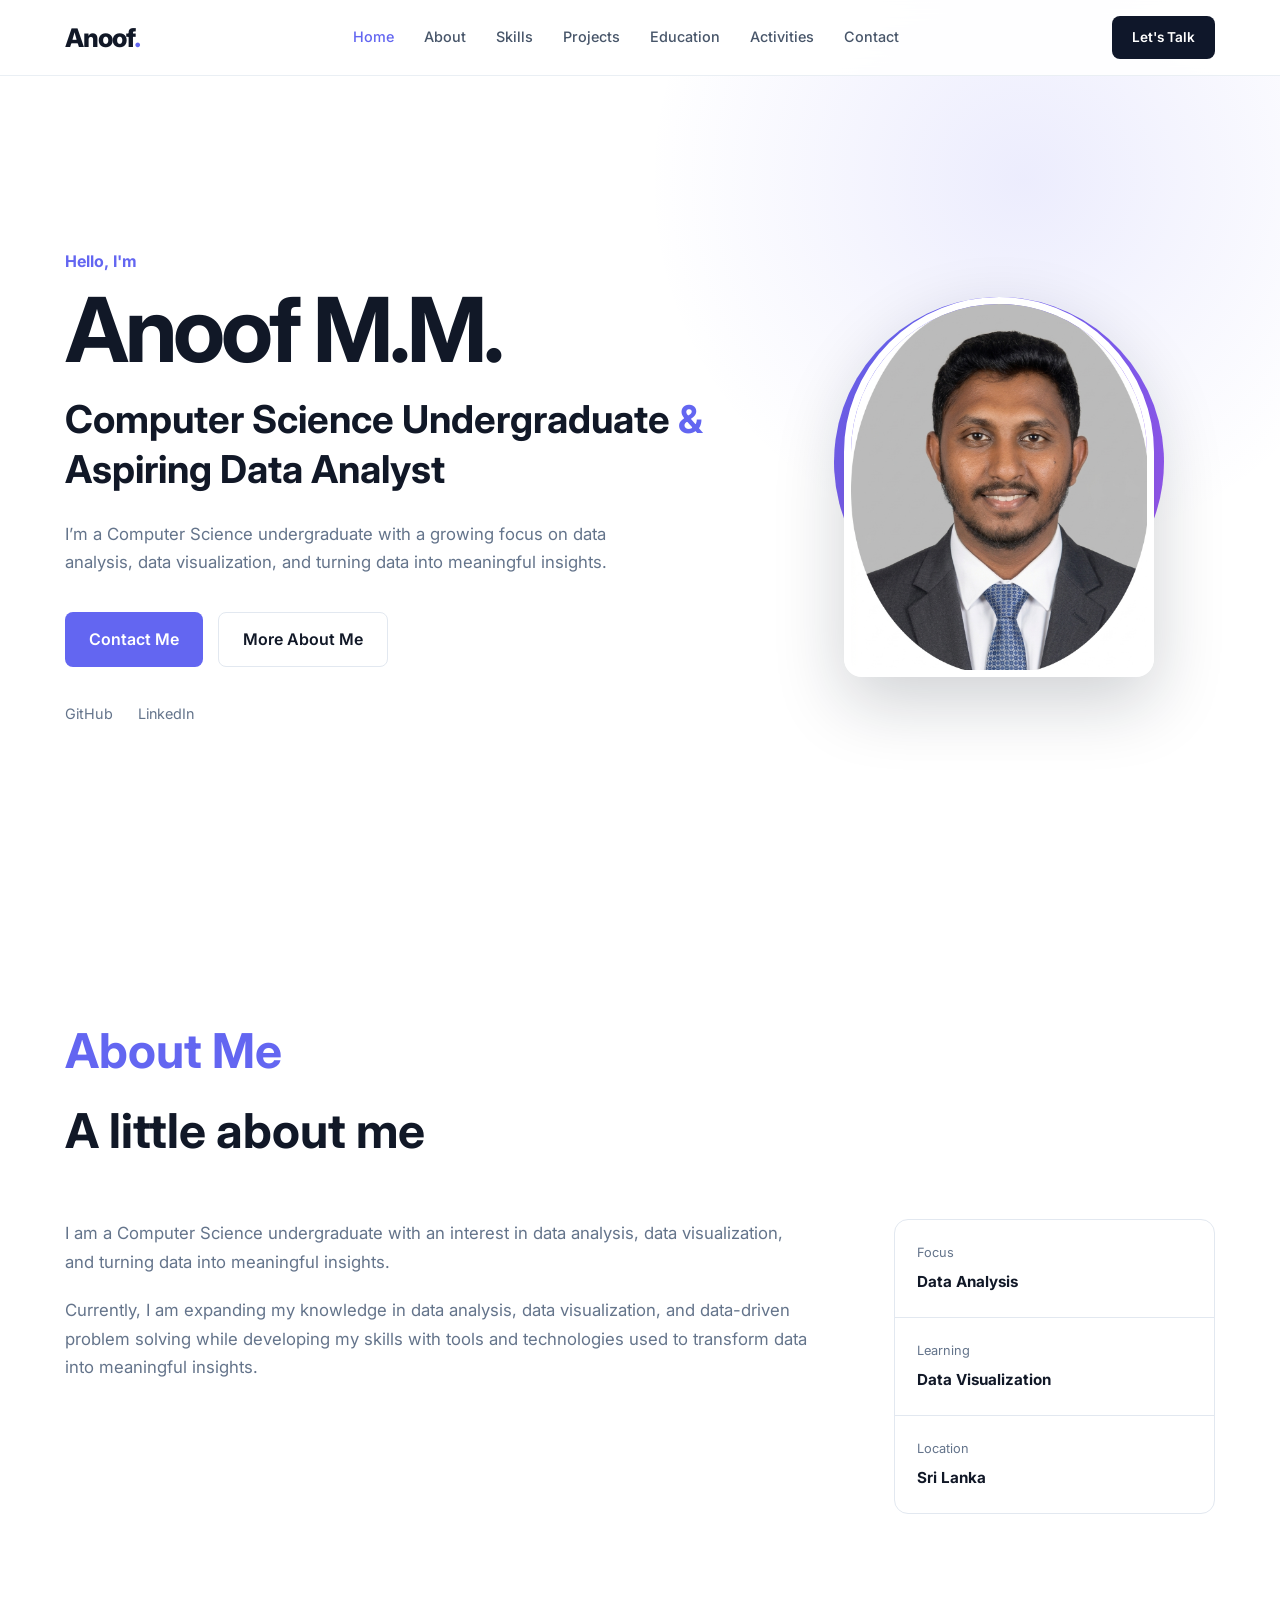
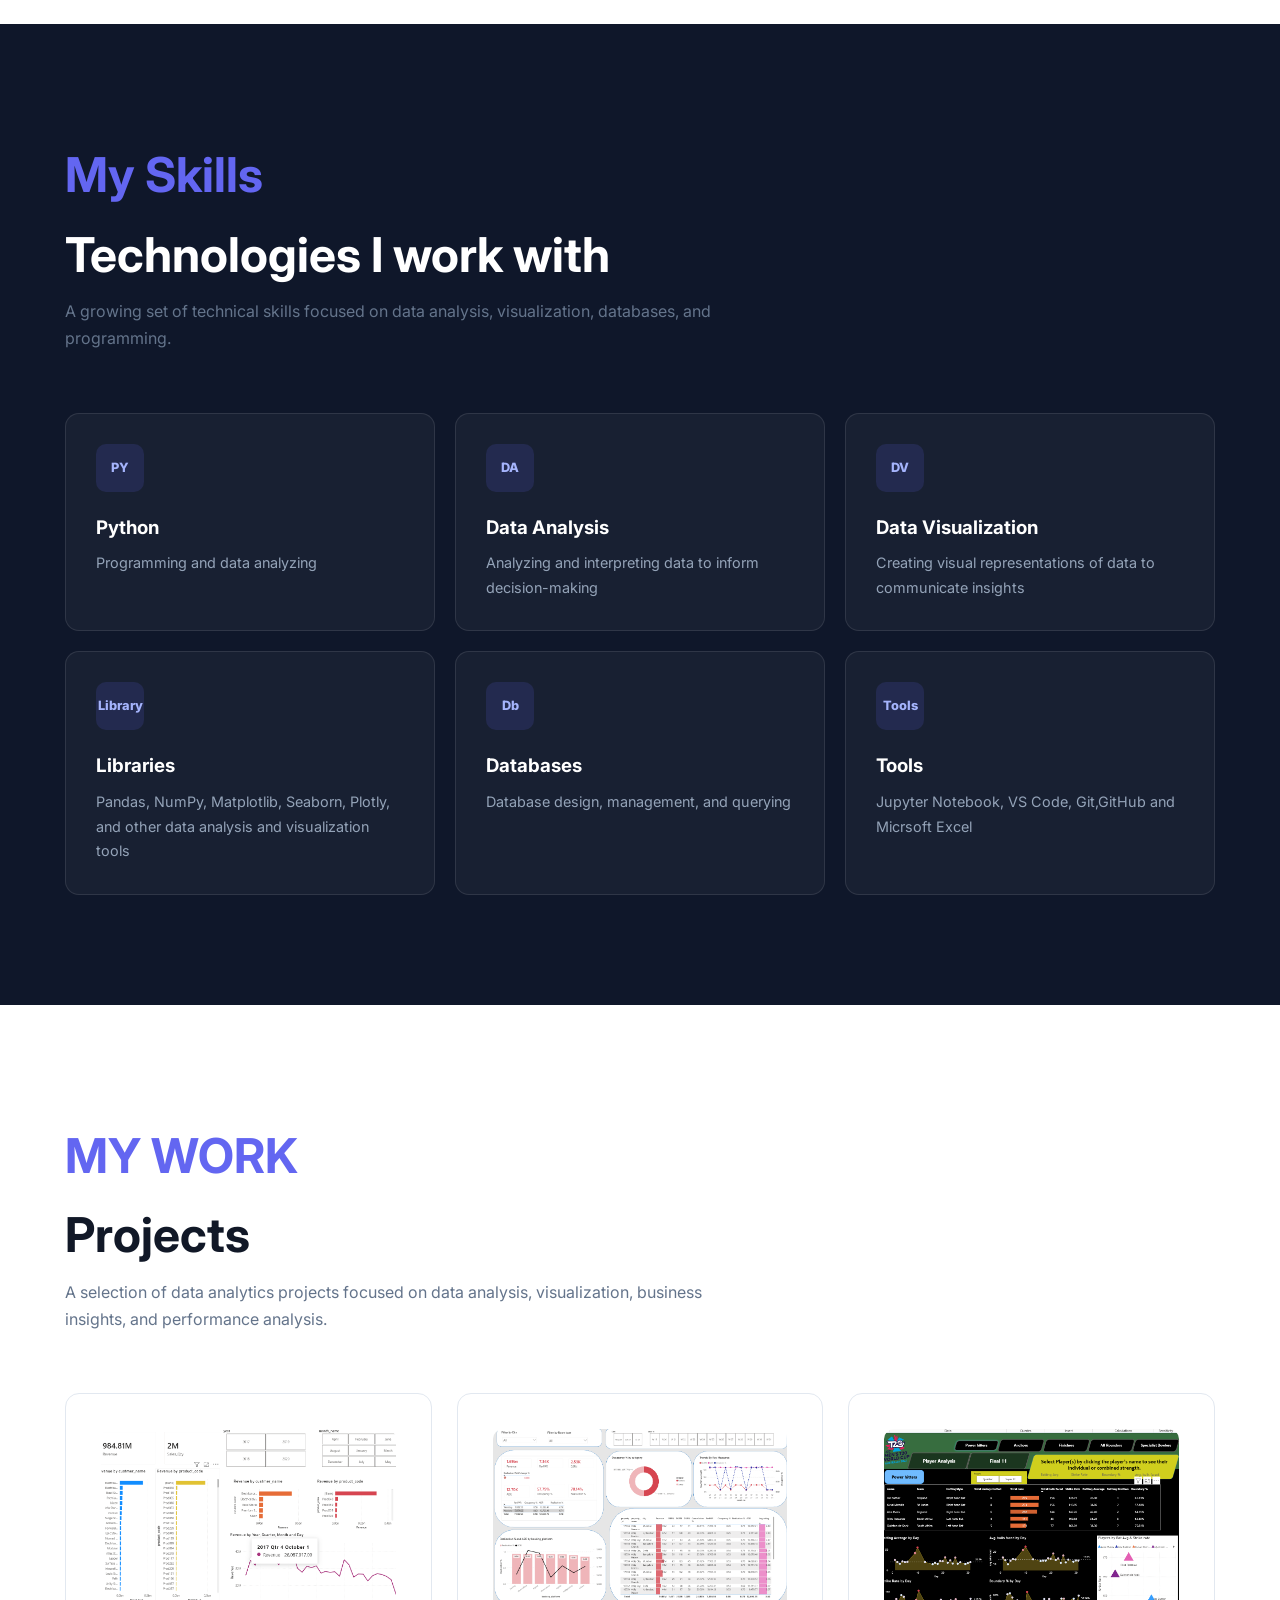
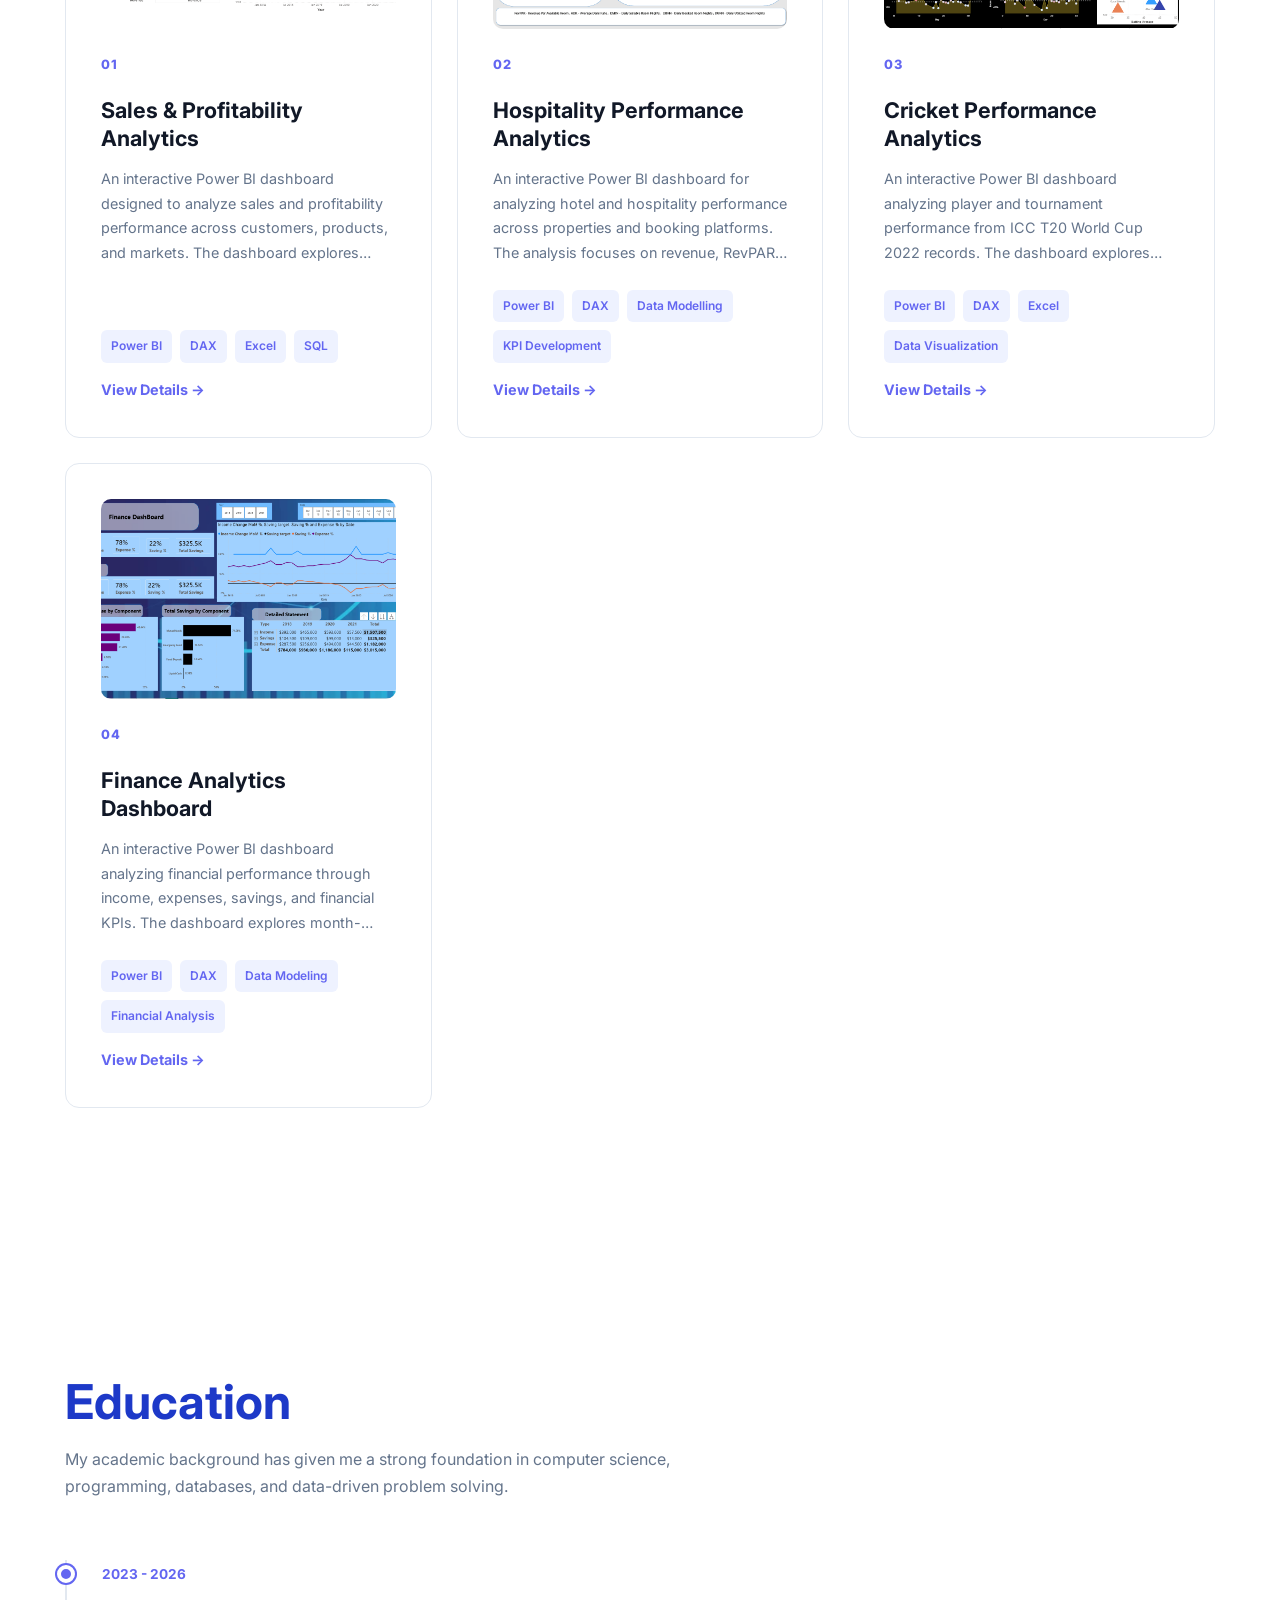
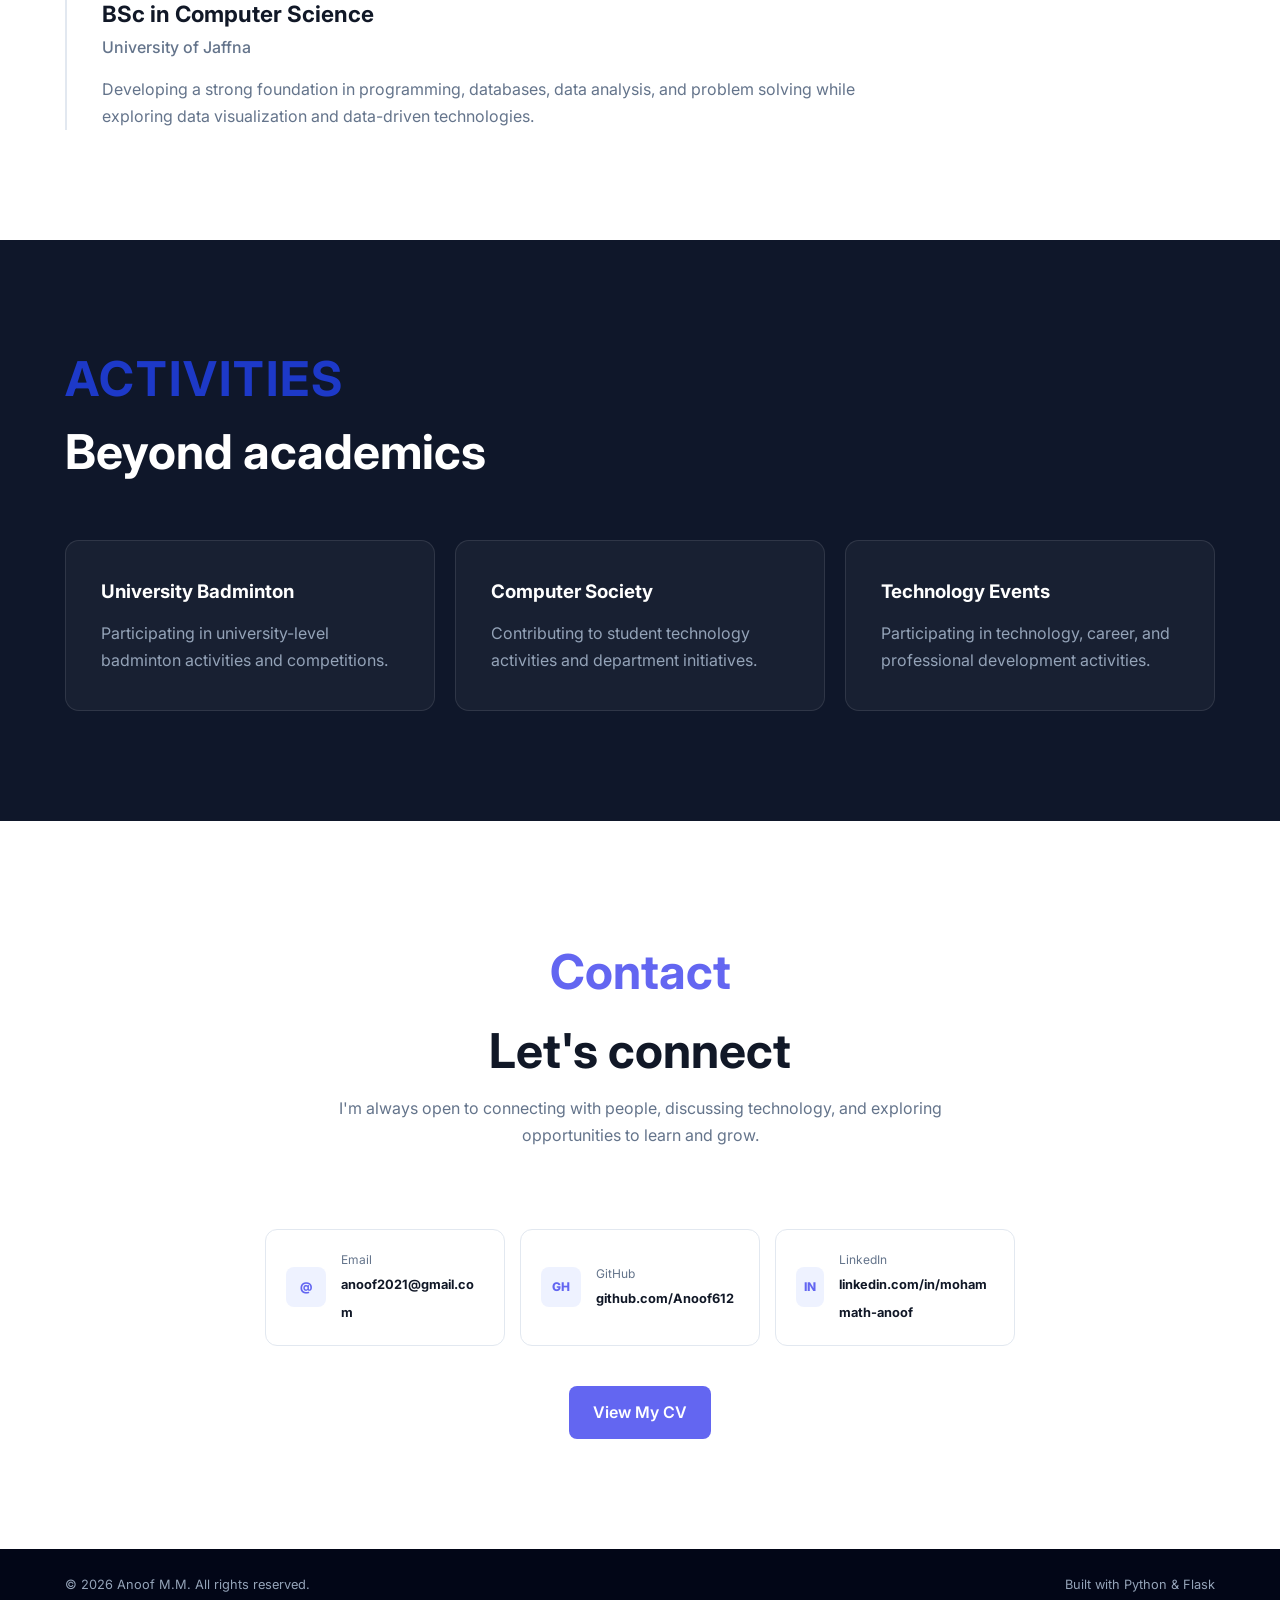
<file: index.html>
<!DOCTYPE html>
<html lang="en">

<head>
    <meta charset="UTF-8">

    <meta name="viewport"
          content="width=device-width, initial-scale=1.0">

    <meta name="description"
          content="Personal portfolio of Anoof M.M. - Computer Science student and aspiring software developer.">

    <title>Anoof M.M. | Computer Science Student</title>

    <link rel="stylesheet"
          href="static/css/style.css">

    <link rel="preconnect"
          href="https://fonts.googleapis.com">

    <link rel="preconnect"
          href="https://fonts.gstatic.com"
          crossorigin>

    <link href="https://fonts.googleapis.com/css2?family=Inter:wght@400;500;600;700;800&display=swap"
          rel="stylesheet">
</head>

<body>

    <!-- ================= NAVBAR ================= -->

    <header class="navbar">

        <div class="container nav-container">

            <a href="#home" class="logo">
                Anoof<span>.</span>
            </a>

            <nav class="nav-menu" id="navMenu">

                <a href="#home" class="nav-link active">
                    Home
                </a>

                <a href="#about" class="nav-link">
                    About
                </a>

                <a href="#skills" class="nav-link">
                    Skills
                </a>

                <a href="#projects" class="nav-link">
                    Projects
                </a>

                <a href="#education" class="nav-link">
                    Education
                </a>

                <a href="#activities" class="nav-link">
                    Activities
                </a>

                <a href="#contact" class="nav-link">
                    Contact
                </a>

            </nav>

            <a href="#contact" class="nav-button">
                Let's Talk
            </a>

            <button class="menu-toggle"
                    id="menuToggle"
                    aria-label="Toggle navigation">

                ☰

            </button>

        </div>

    </header>


    <!-- ================= HERO ================= -->

    <main>

        <section class="hero" id="home">

            <div class="container hero-container">

                <div class="hero-content">

                    <p class="hero-small-text">
                        Hello, I'm
                    </p>

                    <h1>
                        Anoof M.M.
                    </h1>

                    <h2>
                        Computer Science Undergraduate
                        <span>&</span>
                        Aspiring Data Analyst
                    </h2>

                    <p class="hero-description">
                        I’m a Computer Science undergraduate with a growing focus
                        on data analysis, data visualization, and turning data into
                        meaningful insights.
                    </p>

                    <div class="hero-buttons">

                        <a href="#contact"
                           class="btn btn-primary">
                            Contact Me
                        </a>

                        <a href="#about"
                           class="btn btn-secondary">
                            More About Me
                        </a>

                    </div>

                    <div class="social-links">

                        <a href="https://github.com/Anoof612"
                           target="_blank"
                           rel="noopener noreferrer">
                            GitHub
                        </a>

                        <a href="https://linkedin.com/in/mohammath-anoof"
                           target="_blank"
                           rel="noopener noreferrer">
                            LinkedIn
                        </a>

                    </div>

                </div>


                <div class="hero-image-container">

                    <div class="hero-image-background"></div>

                    <img src="static/images/profile.png"
                         alt="Anoof M.M."
                         class="profile-image">

                </div>

            </div>

        </section>


        <!-- ================= ABOUT ================= -->

        <section class="section" id="about">

            <div class="container">

                <div class="section-heading">

                    <p class="section-label section-title">
                        About Me
                    </p>

                    <h2>
                        A little about me
                    </h2>

                </div>


                <div class="about-content">

                    <div class="about-text">

                        <p>
                            I am a Computer Science undergraduate with an
                            interest in data analysis, data visualization, and
                            turning data into meaningful insights.
                        </p>

                

                        <p>
                            Currently, I am expanding my knowledge in data analysis, data visualization, 
                            and data-driven problem solving while developing my skills with tools and technologies used to 
                            transform data into meaningful insights.

                        </p>

                    </div>


                    <div class="about-card">

                        <div class="about-card-item">
                            <span>Focus</span>
                            <strong>Data Analysis</strong>
                        </div>

                        <div class="about-card-item">
                            <span>Learning</span>
                            <strong>Data Visualization</strong>
                        </div>

                        <div class="about-card-item">
                            <span>Location</span>
                            <strong>Sri Lanka</strong>
                        </div>

                    </div>

                </div>

            </div>

        </section>


        <!-- ================= SKILLS ================= -->

        <section class="section section-dark" id="skills">

            <div class="container">

                <div class="section-heading">

                    <p class="section-label section-title">
                        My Skills
                    </p>

                    <h2>
                        Technologies I work with
                    </h2>
                    <p>
                        A growing set of technical skills focused on data analysis, visualization, databases, and programming.
                    </p>

                </div>


                <div class="skills-grid">

                    <div class="skill-card">

                        <div class="skill-icon">
                            PY
                        </div>

                        <h3>
                            Python
                        </h3>

                        <p>
                            Programming and data analyzing
                        </p>

                    </div>


                    <div class="skill-card">

                        <div class="skill-icon">
                            DA
                        </div>

                        <h3>
                            Data Analysis
                        </h3>

                        <p>
                            Analyzing and interpreting data to inform decision-making
                        </p>

                    </div>


                    <div class="skill-card">

                        <div class="skill-icon">
                            DV
                        </div>

                        <h3>
                           Data Visualization
                        </h3>

                        <p>
                            Creating visual representations of data to communicate insights
                        </p>

                    </div>


                    <div class="skill-card">

                        <div class="skill-icon">
                            Library
                        </div>

                        <h3>
                            Libraries
                        </h3>

                        <p>
                            
                            Pandas, NumPy, Matplotlib, Seaborn, Plotly, and other data analysis and visualization tools
                        </p>

                    </div>


                    <div class="skill-card">

                        <div class="skill-icon">
                            Db
                        </div>

                        <h3>
                            Databases
                        </h3>

                        <p>
                            Database design, management, and querying
                        </p>

                    </div>


                    <div class="skill-card">

                        <div class="skill-icon">
                            Tools
                        </div>

                        <h3>
                            Tools
                        </h3>

                        <p>
                            Jupyter Notebook, VS Code, Git,GitHub and Micrsoft Excel
                        </p>

                    </div>

                </div>

            </div>

        </section>

        
<!-- =========================================
     PROJECTS
========================================= -->

<section class="section" id="projects">

    <div class="container">

        <div class="section-heading">

            <p class="section-label section-title">
                MY WORK
            </p>

            <h2 class="section-title">
                Projects
            </h2>

            <p>
                A selection of data analytics projects focused on
                data analysis, visualization, business insights,
                and performance analysis.
            </p>

        </div>


        <div class="projects-grid" id="projectsGrid">


            <!-- PROJECT 1 -->

            <div class="project-card">

                <div class="project-image">
                    <img src="static/images/sales-dashboard.png"
                         alt="Sales & Profitability Analytics">
                </div>

                <div class="project-content">

                    <span class="project-number">
                        01
                    </span>

                    <h3>
                        Sales & Profitability Analytics
                    </h3>

                    <p>
                        An interactive Power BI dashboard designed
                        to analyze sales and profitability performance
                        across customers, products, and markets.
                        The dashboard explores revenue trends,
                        sales quantity, profit margins, and revenue
                        and profit contributions.
                    </p>

                    <div class="project-tools">

                        <span>Power BI</span>
                        <span>DAX</span>
                        <span>Excel</span>
                        <span>SQL</span>

                    </div>

                    <a href="projects/sales.html" class="project-link">
    View Details →
</a>

                </div>

            </div>


            <!-- PROJECT 2 -->

            <div class="project-card">

                <div class="project-image">
                    <img src="static/images/hospitality-dashboard.png"
                         alt="Hospitality Performance Analytics">
                </div>

                <div class="project-content">

                    <span class="project-number">
                        02
                    </span>

                    <h3>
                        Hospitality Performance Analytics
                    </h3>

                    <p>
                        An interactive Power BI dashboard for
                        analyzing hotel and hospitality performance
                        across properties and booking platforms.
                        The analysis focuses on revenue, RevPAR,
                        ADR, occupancy, realisation, and DSRN.
                    </p>

                    <div class="project-tools">

                        <span>Power BI</span>
                        <span>DAX</span>
                        <span>Data Modelling</span>
                        <span>KPI Development</span>

                    </div>

                    <a href="projects/hospitality.html" class="project-link">
    View Details →
</a>

                </div>

            </div>


            <!-- PROJECT 3 -->

            <div class="project-card">

                <div class="project-image">
                    <img src="static/images/cricket-dashboard.png"
                         alt="Cricket Performance Analytics">
                </div>

                <div class="project-content">

                    <span class="project-number">
                        03
                    </span>

                    <h3>
                        Cricket Performance Analytics
                    </h3>

                    <p>
                        An interactive Power BI dashboard analyzing
                        player and tournament performance from
                        ICC T20 World Cup 2022 records. The dashboard
                        explores batting, bowling, all-rounder,
                        player, and match-wise performance.
                    </p>

                    <div class="project-tools">

                        <span>Power BI</span>
                        <span>DAX</span>
                        <span>Excel</span>
                        <span>Data Visualization</span>

                    </div>
                    
                    <a href="projects/cricket.html" class="project-link">
                        View Details →
                    </a>

                </div>

            </div>

            
<!-- PROJECT 4 - FINANCE ANALYTICS -->

<div class="project-card">

    <div class="project-image">
        <img src="static/images/finance-dashboard.png"
             alt="Finance Analytics Dashboard">
    </div>

    <div class="project-content">

        <span class="project-number">
            04
        </span>

        <h3>
            Finance Analytics Dashboard
        </h3>

        <p>
            An interactive Power BI dashboard analyzing
            financial performance through income, expenses,
            savings, and financial KPIs. The dashboard
            explores month-over-month income trends,
            expense and savings breakdowns, and
            yearly financial comparisons.
        </p>

        <div class="project-tools">
            <span>Power BI</span>
            <span>DAX</span>
            <span>Data Modeling</span>
            <span>Financial Analysis</span>
        </div>

        <a href="projects/finance.html" class="project-link">
            View Details →
        </a>

    </div>

</div>



        </div>
        <!-- PROJECT PAGINATION -->
<div class="projects-pagination" id="projectsPagination">
</div>

    </div>

</section>


        <!-- ================= EDUCATION ================= -->

        <section class="section" id="education">

            <div class="container">

                <div class="section-heading">

                    <p class="education-title">
                        Education
                    </p>

                    <p>
                        My academic background has given me a strong foundation in computer science, 
                        programming, databases, and data-driven problem solving.
                    </p>

                </div>


                <div class="timeline">

                    <div class="timeline-item">

                        <div class="timeline-dot"></div>

                        <div class="timeline-content">

                            <span class="timeline-date">
                                2023 - 2026
                            </span>

                            <h3>
                                BSc in Computer Science
                            </h3>

                            <h4>
                                University of Jaffna
                            </h4>

                            <p>
                                Developing a strong foundation in programming, databases, data analysis, and
                                problem solving while exploring data visualization and data-driven technologies.
                            </p>

                        </div>

                    </div>

                </div>

            </div>

        </section>


        <!-- ================= ACTIVITIES ================= -->

        <section class="section section-dark" id="activities">

            <div class="container">

                <div class="section-heading">

                    <p class="section-label education-title">
                        Activities
                    </p>

                    <h2>
                        Beyond academics
                    </h2>

                </div>


                <div class="activity-grid">

                    <div class="activity-card">

                        <h3>
                            University Badminton
                        </h3>

                        <p>
                            Participating in university-level
                            badminton activities and competitions.
                        </p>

                    </div>


                    <div class="activity-card">

                        <h3>
                            Computer Society
                        </h3>

                        <p>
                            Contributing to student technology
                            activities and department initiatives.
                        </p>

                    </div>


                    <div class="activity-card">

                        <h3>
                            Technology Events
                        </h3>

                        <p>
                            Participating in technology, career,
                            and professional development activities.
                        </p>

                    </div>

                </div>

            </div>

        </section>


        <!-- ================= CONTACT ================= -->

        <section class="section contact-section"
                 id="contact">

            <div class="container contact-container">

                <div class="section-heading">

                    <p class="section-label section-title">
                        Contact
                    </p>

                    <h2>
                        Let's connect
                    </h2>

                    <p>
                        I'm always open to connecting with people,
                        discussing technology, and exploring
                        opportunities to learn and grow.
                    </p>

                </div>


                <div class="contact-links">

                    <a href="mailto:anoof2021@gmail.com"
                       class="contact-card">

                        <span class="contact-icon">
                            @
                        </span>

                        <div>
                            <span>Email</span>
                            <strong>
                                anoof2021@gmail.com
                            </strong>
                        </div>

                    </a>


                    <a href="https://github.com/Anoof612"
                       target="_blank"
                       rel="noopener noreferrer"
                       class="contact-card">

                        <span class="contact-icon">
                            GH
                        </span>

                        <div>
                            <span>GitHub</span>
                            <strong>
                                github.com/Anoof612
                            </strong>
                        </div>

                    </a>


                    <a href="https://linkedin.com/in/mohammath-anoof"
                       target="_blank"
                       rel="noopener noreferrer"
                       class="contact-card">

                        <span class="contact-icon">
                            IN
                        </span>

                        <div>
                            <span>LinkedIn</span>
                            <strong>
                                linkedin.com/in/mohammath-anoof
                            </strong>
                        </div>

                    </a>

                </div>


                <a href="static/resume/Anoof_Resume.pdf"
                   class="btn btn-primary download-btn"
                   target="_blank">

                    View My CV

                </a>

            </div>

        </section>

    </main>


    <!-- ================= FOOTER ================= -->

    <footer>

        <div class="container footer-container">

            <p>
                © 2026 Anoof M.M. All rights reserved.
            </p>

            <p>
                Built with Python & Flask
            </p>

        </div>

    </footer>


    <script src="static/js/script.js">
    </script>

</body>

</html>
</file>
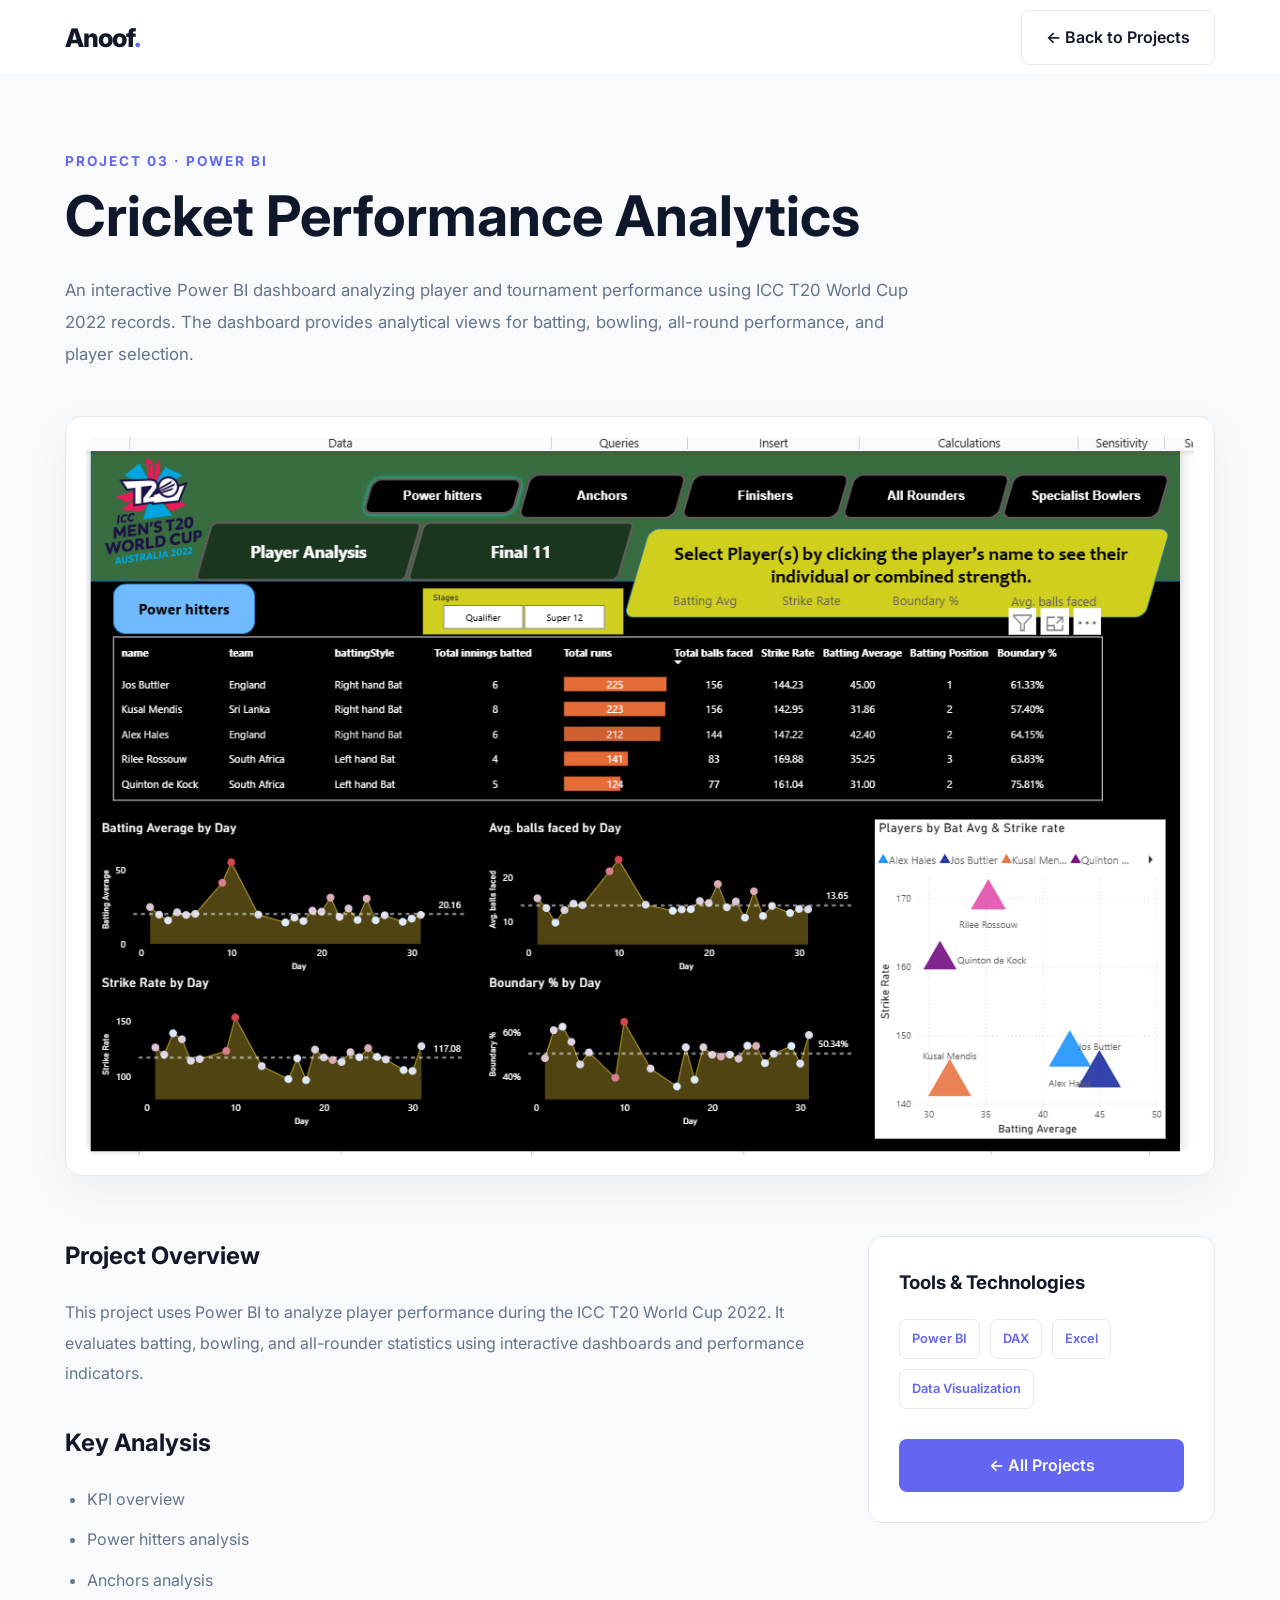
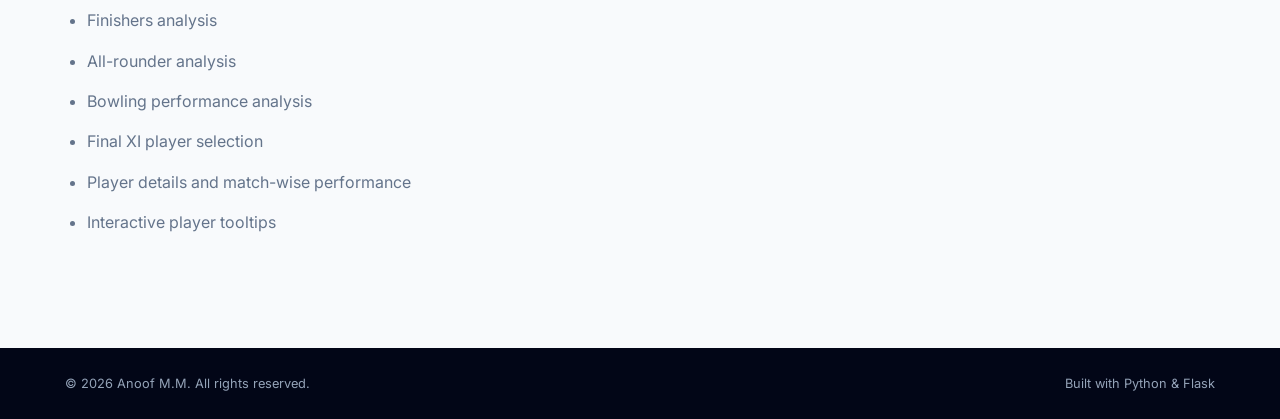
<file: projects/cricket.html>
<!DOCTYPE html>
<html lang="en">

<head>
    <meta charset="UTF-8">
    <meta name="viewport"
          content="width=device-width, initial-scale=1.0">

    <meta name="description"
          content="Cricket Performance Analytics Power BI project.">

    <title>Cricket Performance Analytics | Anoof M.M.</title>

    <link rel="stylesheet" href="../static/css/style.css">

    <link href="https://fonts.googleapis.com/css2?family=Inter:wght@400;500;600;700;800&display=swap"
          rel="stylesheet">
</head>

<body>

    <header class="navbar">
        <div class="container nav-container">

            <a href="../index.html#home" class="logo">
                Anoof<span>.</span>
            </a>

            <a href="../index.html#projects"
               class="btn btn-secondary">
                ← Back to Projects
            </a>

        </div>
    </header>

    <main class="project-page">

        <div class="container">

            <div class="project-page-header">

                <p class="section-label">
                    PROJECT 03 · POWER BI
                </p>

                <h1>Cricket Performance Analytics</h1>

                <p class="project-page-description">
                    An interactive Power BI dashboard analyzing
                    player and tournament performance using ICC
                    T20 World Cup 2022 records. The dashboard
                    provides analytical views for batting,
                    bowling, all-round performance, and
                    player selection.
                </p>

            </div>

            <div class="project-page-image">
                <img src="../static/images/cricket-dashboard.png"
                     alt="Cricket Performance Power BI Dashboard">
            </div>

            <div class="project-page-grid">

                <div class="project-page-content">

                    <h2>Project Overview</h2>

                    <p>
                        This project uses Power BI to analyze
                        player performance during the ICC T20
                        World Cup 2022. It evaluates batting,
                        bowling, and all-rounder statistics
                        using interactive dashboards and
                        performance indicators.
                    </p>

                    <h2>Key Analysis</h2>

                    <ul>
                        <li>KPI overview</li>
                        <li>Power hitters analysis</li>
                        <li>Anchors analysis</li>
                        <li>Finishers analysis</li>
                        <li>All-rounder analysis</li>
                        <li>Bowling performance analysis</li>
                        <li>Final XI player selection</li>
                        <li>Player details and match-wise performance</li>
                        <li>Interactive player tooltips</li>
                    </ul>

                </div>

                <aside class="project-page-sidebar">

                    <h3>Tools & Technologies</h3>

                    <div class="detail-tools">
                        <span>Power BI</span>
                        <span>DAX</span>
                        <span>Excel</span>
                        <span>Data Visualization</span>
                    </div>

                    <a href="../index.html#projects"
                       class="btn btn-primary project-back-button">
                        ← All Projects
                    </a>

                </aside>

            </div>

        </div>

    </main>

    <footer>
        <div class="container footer-container">
            <p>© 2026 Anoof M.M. All rights reserved.</p>
            <p>Built with Python & Flask</p>
        </div>
    </footer>

</body>
</html>
</file>
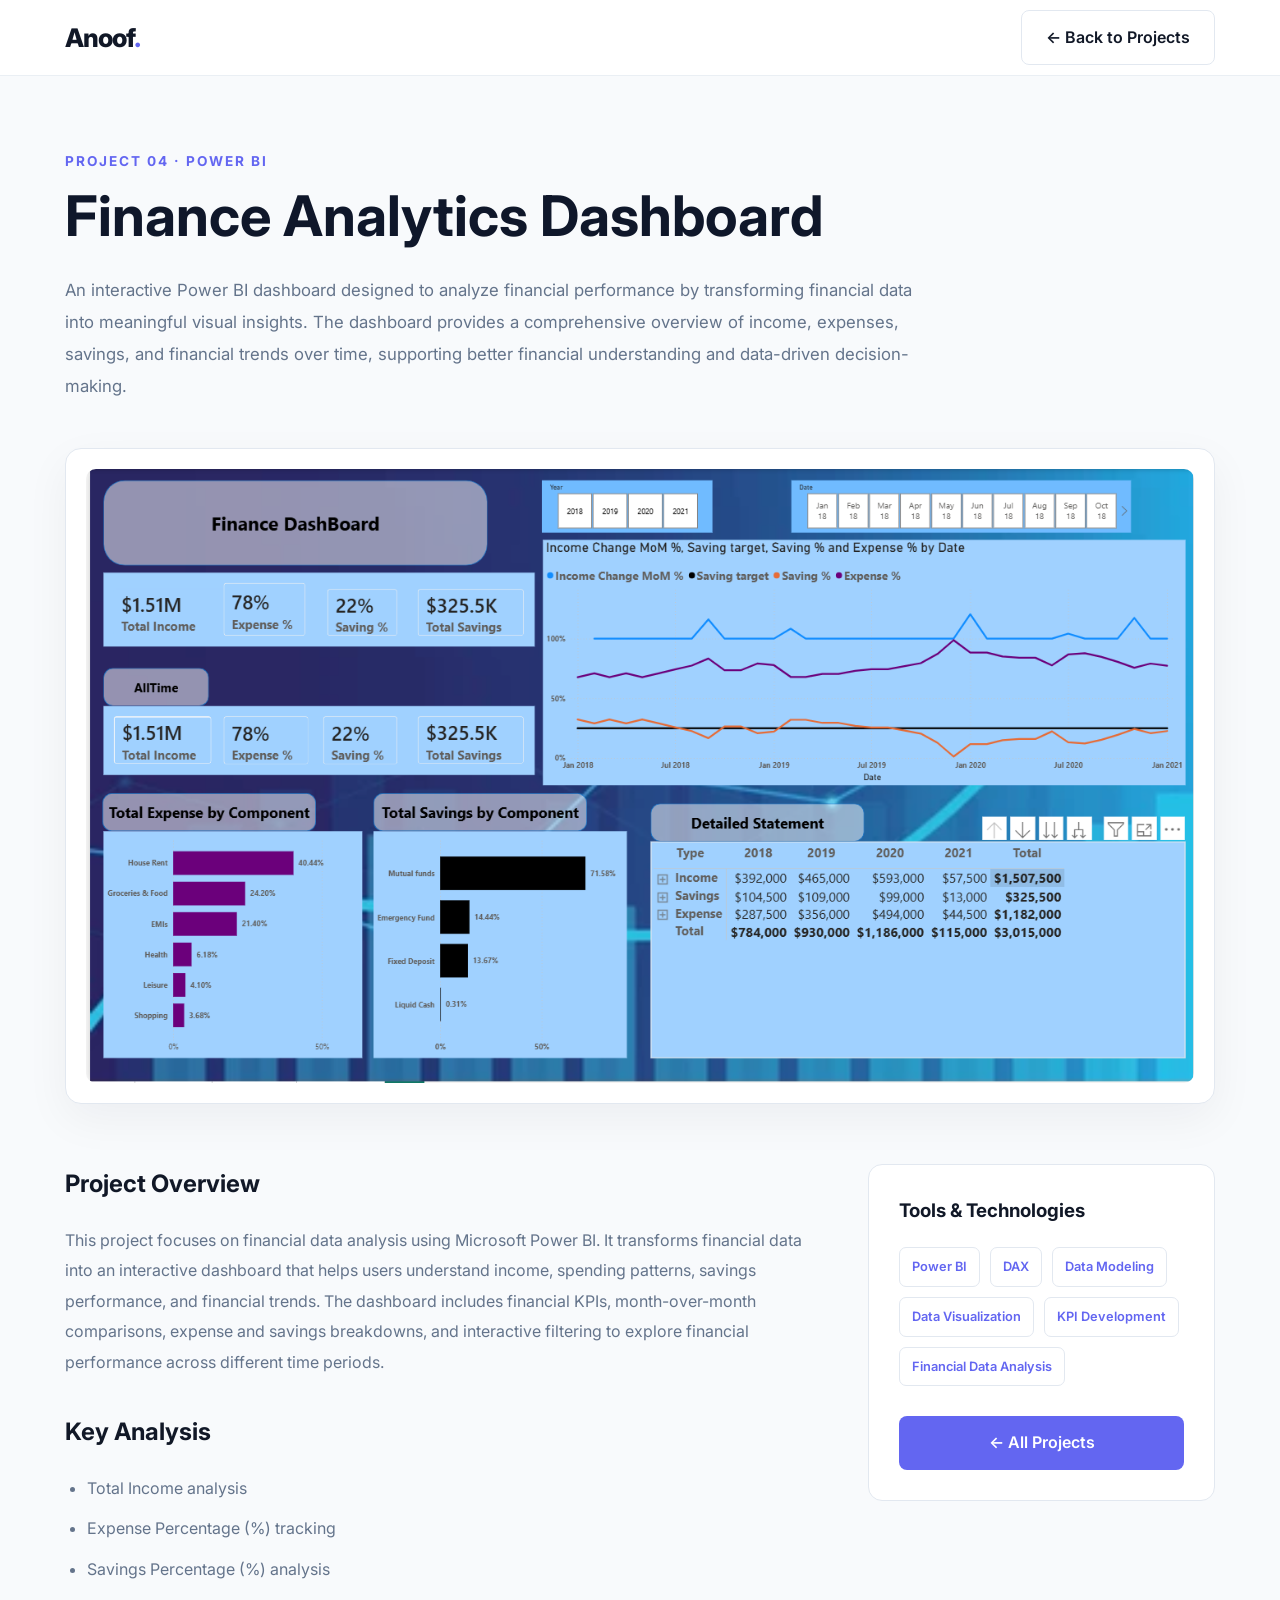
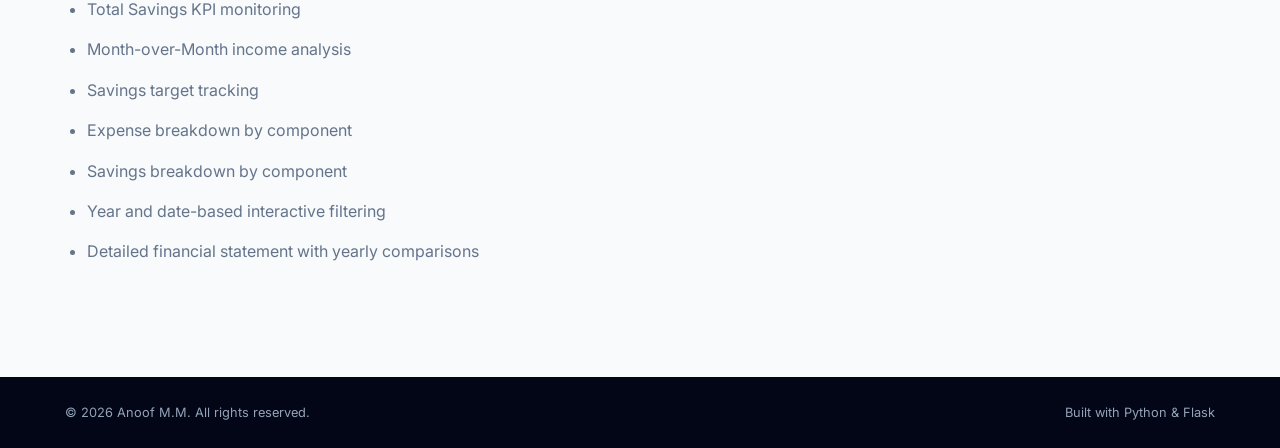
<file: projects/finance.html>
<!DOCTYPE html>
<html lang="en">

<head>
    <meta charset="UTF-8">
    <meta name="viewport"
          content="width=device-width, initial-scale=1.0">

    <meta name="description"
          content="Finance Analytics Dashboard developed using Power BI, featuring income, expenses, savings, financial KPIs and interactive financial analysis.">

    <title>Finance Analytics Dashboard | Anoof M.M.</title>

    <link rel="stylesheet" href="../static/css/style.css">

    <link href="https://fonts.googleapis.com/css2?family=Inter:wght@400;500;600;700;800&display=swap"
          rel="stylesheet">
</head>

<body>

    <header class="navbar">
        <div class="container nav-container">

            <a href="../index.html#home" class="logo">
                Anoof<span>.</span>
            </a>

            <a href="../index.html#projects"
               class="btn btn-secondary">
                ← Back to Projects
            </a>

        </div>
    </header>

    <main class="project-page">

        <div class="container">

            <div class="project-page-header">

                <p class="section-label">
                    PROJECT 04 · POWER BI
                </p>

                <h1>Finance Analytics Dashboard</h1>

                <p class="project-page-description">
                    An interactive Power BI dashboard designed to
                    analyze financial performance by transforming
                    financial data into meaningful visual insights.
                    The dashboard provides a comprehensive overview
                    of income, expenses, savings, and financial
                    trends over time, supporting better financial
                    understanding and data-driven decision-making.
                </p>

            </div>

            <div class="project-page-image">
                <img src="../static/images/finance-dashboard.png"
                     alt="Finance Analytics Power BI Dashboard">
            </div>

            <div class="project-page-grid">

                <div class="project-page-content">

                    <h2>Project Overview</h2>

                    <p>
                        This project focuses on financial data analysis
                        using Microsoft Power BI. It transforms financial
                        data into an interactive dashboard that helps
                        users understand income, spending patterns,
                        savings performance, and financial trends.

                        The dashboard includes financial KPIs,
                        month-over-month comparisons, expense and
                        savings breakdowns, and interactive filtering
                        to explore financial performance across
                        different time periods.
                    </p>

                    <h2>Key Analysis</h2>

                    <ul>
                        <li>Total Income analysis</li>
                        <li>Expense Percentage (%) tracking</li>
                        <li>Savings Percentage (%) analysis</li>
                        <li>Total Savings KPI monitoring</li>
                        <li>Month-over-Month income analysis</li>
                        <li>Savings target tracking</li>
                        <li>Expense breakdown by component</li>
                        <li>Savings breakdown by component</li>
                        <li>Year and date-based interactive filtering</li>
                        <li>Detailed financial statement with yearly comparisons</li>
                    </ul>

                </div>

                <aside class="project-page-sidebar">

                    <h3>Tools & Technologies</h3>

                    <div class="detail-tools">
                        <span>Power BI</span>
                        <span>DAX</span>
                        <span>Data Modeling</span>
                        <span>Data Visualization</span>
                        <span>KPI Development</span>
                        <span>Financial Data Analysis</span>
                    </div>

                    <a href="../index.html#projects"
                       class="btn btn-primary project-back-button">
                        ← All Projects
                    </a>

                </aside>

            </div>

        </div>

    </main>

    <footer>
        <div class="container footer-container">
            <p>© 2026 Anoof M.M. All rights reserved.</p>
            <p>Built with Python & Flask</p>
        </div>
    </footer>

</body>
</html>
</file>
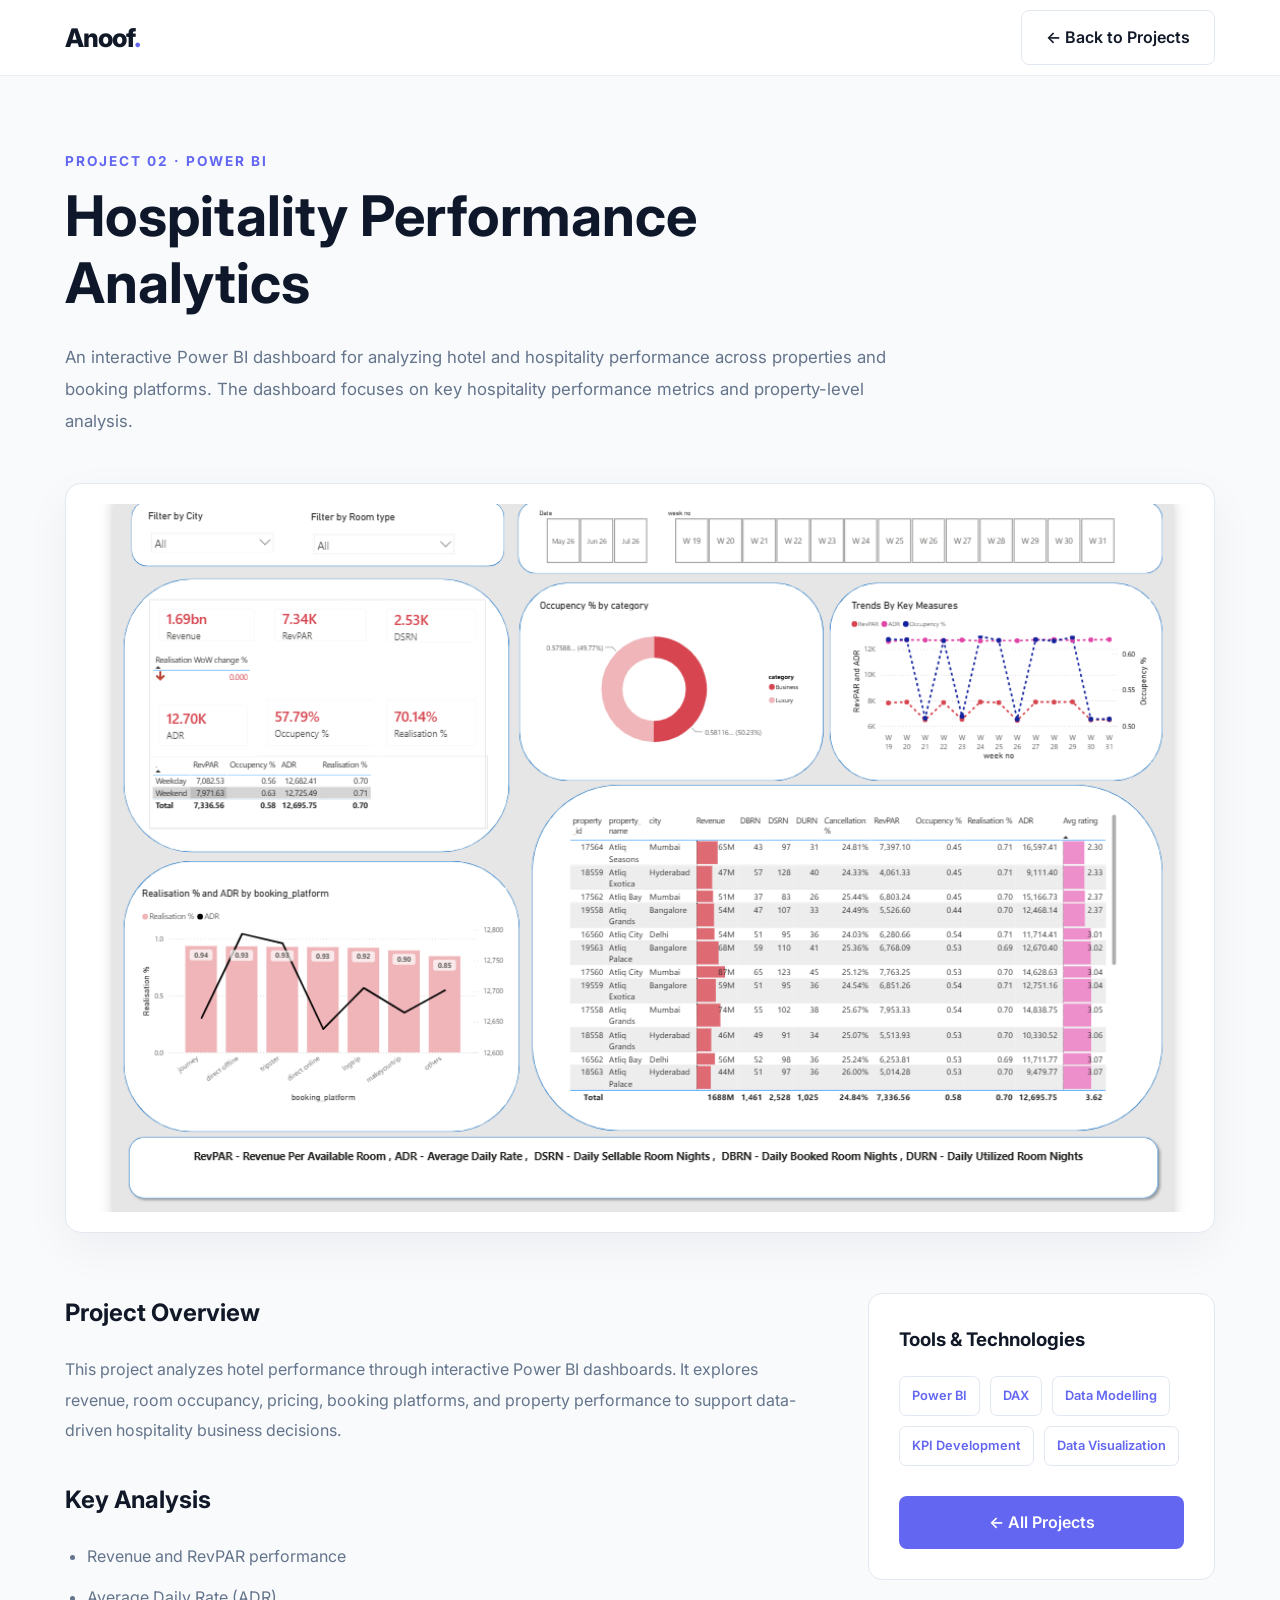
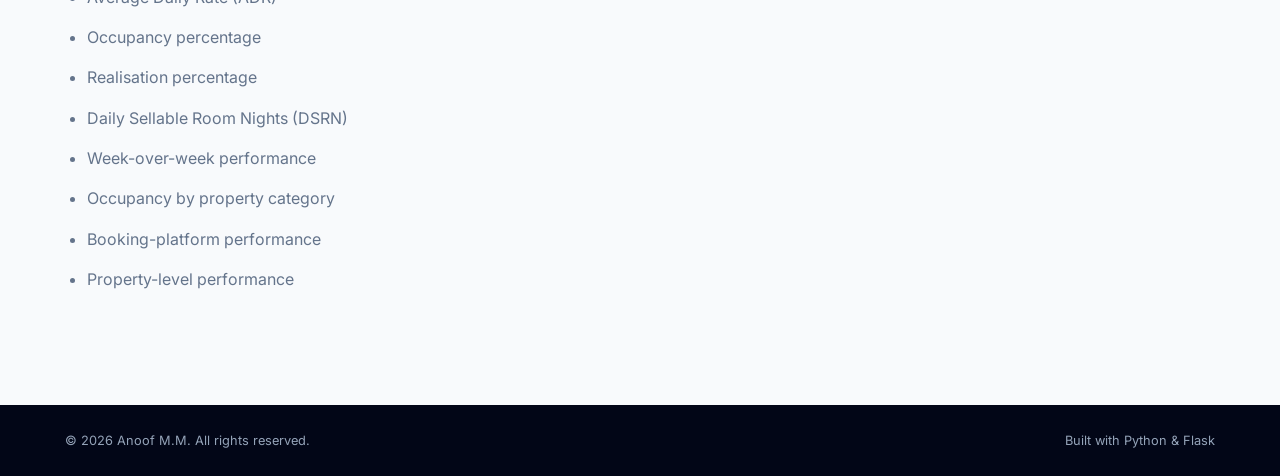
<file: projects/hospitality.html>
<!DOCTYPE html>
<html lang="en">

<head>
    <meta charset="UTF-8">
    <meta name="viewport"
          content="width=device-width, initial-scale=1.0">

    <meta name="description"
          content="Hospitality Performance Analytics Power BI project.">

    <title>Hospitality Performance Analytics | Anoof M.M.</title>

    <link rel="stylesheet" href="../static/css/style.css">

    <link href="https://fonts.googleapis.com/css2?family=Inter:wght@400;500;600;700;800&display=swap"
          rel="stylesheet">
</head>

<body>

    <header class="navbar">
        <div class="container nav-container">

            <a href="../index.html#home" class="logo">
                Anoof<span>.</span>
            </a>

            <a href="../index.html#projects"
               class="btn btn-secondary">
                ← Back to Projects
            </a>

        </div>
    </header>

    <main class="project-page">

        <div class="container">

            <div class="project-page-header">

                <p class="section-label">
                    PROJECT 02 · POWER BI
                </p>

                <h1>Hospitality Performance Analytics</h1>

                <p class="project-page-description">
                    An interactive Power BI dashboard for analyzing
                    hotel and hospitality performance across
                    properties and booking platforms. The dashboard
                    focuses on key hospitality performance metrics
                    and property-level analysis.
                </p>

            </div>

            <div class="project-page-image">
                <img src="../static/images/hospitality-dashboard.png"
                     alt="Hospitality Performance Power BI Dashboard">
            </div>

            <div class="project-page-grid">

                <div class="project-page-content">

                    <h2>Project Overview</h2>

                    <p>
                        This project analyzes hotel performance
                        through interactive Power BI dashboards.
                        It explores revenue, room occupancy,
                        pricing, booking platforms, and property
                        performance to support data-driven
                        hospitality business decisions.
                    </p>

                    <h2>Key Analysis</h2>

                    <ul>
                        <li>Revenue and RevPAR performance</li>
                        <li>Average Daily Rate (ADR)</li>
                        <li>Occupancy percentage</li>
                        <li>Realisation percentage</li>
                        <li>Daily Sellable Room Nights (DSRN)</li>
                        <li>Week-over-week performance</li>
                        <li>Occupancy by property category</li>
                        <li>Booking-platform performance</li>
                        <li>Property-level performance</li>
                    </ul>

                </div>

                <aside class="project-page-sidebar">

                    <h3>Tools & Technologies</h3>

                    <div class="detail-tools">
                        <span>Power BI</span>
                        <span>DAX</span>
                        <span>Data Modelling</span>
                        <span>KPI Development</span>
                        <span>Data Visualization</span>
                    </div>

                    <a href="../index.html#projects"
                       class="btn btn-primary project-back-button">
                        ← All Projects
                    </a>

                </aside>

            </div>

        </div>

    </main>

    <footer>
        <div class="container footer-container">
            <p>© 2026 Anoof M.M. All rights reserved.</p>
            <p>Built with Python & Flask</p>
        </div>
    </footer>

</body>
</html>
</file>
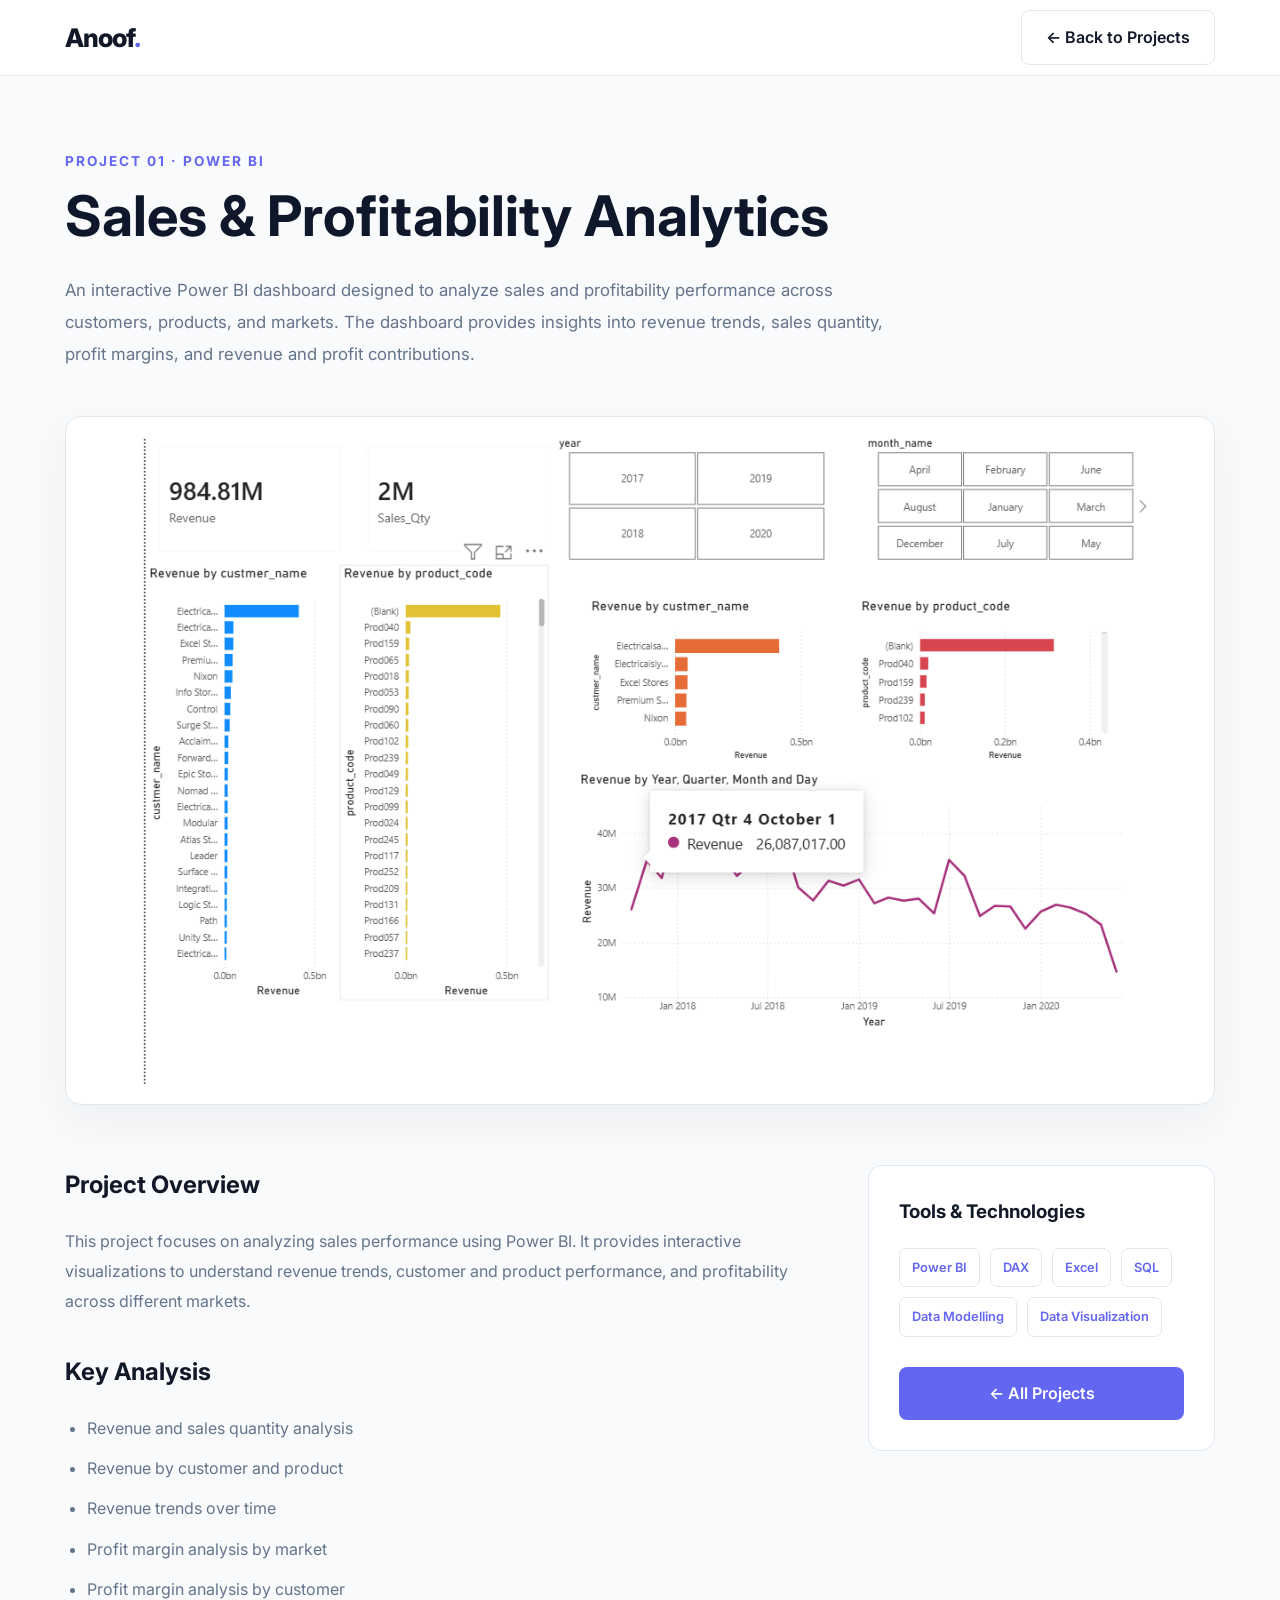
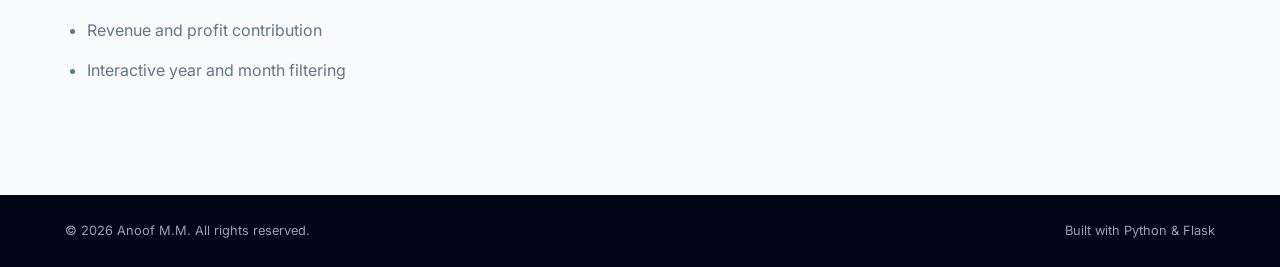
<file: projects/sales.html>
<!DOCTYPE html>
<html lang="en">

<head>
    <meta charset="UTF-8">
    <meta name="viewport"
          content="width=device-width, initial-scale=1.0">

    <meta name="description"
          content="Sales and Profitability Analytics Power BI project.">

    <title>Sales & Profitability Analytics | Anoof M.M.</title>

    <link rel="stylesheet" href="../static/css/style.css">

    <link href="https://fonts.googleapis.com/css2?family=Inter:wght@400;500;600;700;800&display=swap"
          rel="stylesheet">
</head>

<body>

    <header class="navbar">
        <div class="container nav-container">

            <a href="../index.html#home" class="logo">
                Anoof<span>.</span>
            </a>

            <a href="../index.html#projects"
               class="btn btn-secondary">
                ← Back to Projects
            </a>

        </div>
    </header>

    <main class="project-page">

        <div class="container">

            <div class="project-page-header">

                <p class="section-label">PROJECT 01 · POWER BI</p>

                <h1>Sales & Profitability Analytics</h1>

                <p class="project-page-description">
                    An interactive Power BI dashboard designed to
                    analyze sales and profitability performance
                    across customers, products, and markets.
                    The dashboard provides insights into revenue
                    trends, sales quantity, profit margins,
                    and revenue and profit contributions.
                </p>

            </div>

            <div class="project-page-image">
                <img src="../static/images/sales-dashboard.png"
                     alt="Sales and Profitability Power BI Dashboard">
            </div>

            <div class="project-page-grid">

                <div class="project-page-content">

                    <h2>Project Overview</h2>

                    <p>
                        This project focuses on analyzing sales
                        performance using Power BI. It provides
                        interactive visualizations to understand
                        revenue trends, customer and product
                        performance, and profitability across
                        different markets.
                    </p>

                    <h2>Key Analysis</h2>

                    <ul>
                        <li>Revenue and sales quantity analysis</li>
                        <li>Revenue by customer and product</li>
                        <li>Revenue trends over time</li>
                        <li>Profit margin analysis by market</li>
                        <li>Profit margin analysis by customer</li>
                        <li>Revenue and profit contribution</li>
                        <li>Interactive year and month filtering</li>
                    </ul>

                </div>

                <aside class="project-page-sidebar">

                    <h3>Tools & Technologies</h3>

                    <div class="detail-tools">
                        <span>Power BI</span>
                        <span>DAX</span>
                        <span>Excel</span>
                        <span>SQL</span>
                        <span>Data Modelling</span>
                        <span>Data Visualization</span>
                    </div>

                    <a href="../index.html#projects"
                       class="btn btn-primary project-back-button">
                        ← All Projects
                    </a>

                </aside>

            </div>

        </div>

    </main>

    <footer>
        <div class="container footer-container">
            <p>© 2026 Anoof M.M. All rights reserved.</p>
            <p>Built with Python & Flask</p>
        </div>
    </footer>

</body>
</html>
</file>
<file: static/css/style.css>
/* =========================================
   RESET
========================================= */

* {
    margin: 0;
    padding: 0;
    box-sizing: border-box;
}

html {
    scroll-behavior: smooth;
}

body {
    font-family: "Inter", sans-serif;
    background: #ffffff;
    color: #111827;
    line-height: 1.7;
}

a {
    text-decoration: none;
    color: inherit;
}

img {
    max-width: 100%;
    display: block;
}


/* =========================================
   VARIABLES
========================================= */

:root {
    --primary: #6366f1;
    --primary-dark: #4f46e5;

    --dark: #0f172a;
    --dark-light: #111827;

    --text: #111827;
    --text-light: #64748b;

    --border: #e2e8f0;

    --white: #ffffff;

    --container: 1150px;

    --transition: 0.3s ease;
}


/* =========================================
   GENERAL
========================================= */

.container {
    width: min(92%, var(--container));
    margin: 0 auto;
}

.section {
    padding: 110px 0;
}

.section-dark {
    background: var(--dark);
    color: white;
}

.section-heading {
    margin-bottom: 60px;
}

.section-label {
    color: var(--primary);
    font-size: 0.85rem;
    font-weight: 700;
    text-transform: uppercase;
    letter-spacing: 2px;
    margin-bottom: 10px;
}
.section-title {
    font-size: clamp(2rem, 4vw, 3rem);
    font-weight: 700;
    letter-spacing: 0;
    text-transform: none;
}

.section-heading h2 {
    font-size: clamp(2rem, 4vw, 3rem);
    line-height: 1.2;
    margin-bottom: 15px;
}

.section-heading > p:last-child {
    max-width: 650px;
    color: var(--text-light);
}


/* =========================================
   NAVBAR
========================================= */

.navbar {
    position: fixed;
    top: 0;
    left: 0;
    width: 100%;

    z-index: 1000;

    background: rgba(255, 255, 255, 0.9);

    backdrop-filter: blur(15px);

    border-bottom: 1px solid rgba(226, 232, 240, 0.7);
}

.nav-container {
    height: 75px;

    display: flex;
    align-items: center;
    justify-content: space-between;
}

.logo {
    font-size: 1.6rem;
    font-weight: 800;
    letter-spacing: -1px;
}

.logo span {
    color: var(--primary);
}

.nav-menu {
    display: flex;
    gap: 30px;
}

.nav-link {
    color: #475569;
    font-size: 0.9rem;
    font-weight: 500;

    transition: var(--transition);
}

.nav-link:hover,
.nav-link.active {
    color: var(--primary);
}

.nav-button {
    padding: 10px 20px;

    background: var(--dark);
    color: white;

    border-radius: 8px;

    font-size: 0.85rem;
    font-weight: 600;

    transition: var(--transition);
}

.nav-button:hover {
    background: var(--primary);
}

.menu-toggle {
    display: none;

    border: none;
    background: transparent;

    font-size: 1.7rem;
    cursor: pointer;
}


/* =========================================
   HERO
========================================= */

.hero {
    min-height: 100vh;

    display: flex;
    align-items: center;

    padding-top: 75px;

    background:
        radial-gradient(
            circle at 80% 20%,
            rgba(99, 102, 241, 0.12),
            transparent 30%
        );
}

.hero-container {
    display: grid;

    grid-template-columns:
        1.2fr
        0.8fr;

    align-items: center;

    gap: 70px;
}

.hero-small-text {
    color: var(--primary);

    font-size: 1rem;

    font-weight: 700;

    margin-bottom: 10px;
}

.hero h1 {
    font-size: clamp(3.2rem, 7vw, 6rem);

    line-height: 1;

    letter-spacing: -4px;

    margin-bottom: 20px;
}

.hero h2 {
    font-size: clamp(1.5rem, 3vw, 2.5rem);

    line-height: 1.3;

    max-width: 700px;

    margin-bottom: 25px;
}

.hero h2 span {
    color: var(--primary);
}

.hero-description {
    color: var(--text-light);

    max-width: 600px;

    font-size: 1.05rem;

    margin-bottom: 35px;
}

.hero-buttons {
    display: flex;
    gap: 15px;

    flex-wrap: wrap;
}

.btn {
    display: inline-flex;

    align-items: center;
    justify-content: center;

    padding: 13px 24px;

    border-radius: 8px;

    font-weight: 600;

    transition: var(--transition);
}

.btn-primary {
    background: var(--primary);
    color: white;
}

.btn-primary:hover {
    background: var(--primary-dark);

    transform: translateY(-2px);
}

.btn-secondary {
    border: 1px solid var(--border);

    color: var(--text);
}

.btn-secondary:hover {
    border-color: var(--primary);

    color: var(--primary);
}

.social-links {
    display: flex;

    gap: 25px;

    margin-top: 35px;

    color: var(--text-light);

    font-size: 0.9rem;
}

.social-links a {
    transition: var(--transition);
}

.social-links a:hover {
    color: var(--primary);
}


/* =========================================
   HERO IMAGE
========================================= */

.hero-image-container {
    position: relative;

    display: flex;

    justify-content: center;
}

.hero-image-background {
    position: absolute;

    width: 330px;
    height: 330px;

    border-radius: 50%;

    background:
        linear-gradient(
            135deg,
            #6366f1,
            #a855f7
        );

    transform: rotate(8deg);
}

.profile-image {
    position: relative;

    width: 310px;
    height: 380px;

    object-fit: cover;

    border-radius: 170px 170px 20px 20px;

    border: 7px solid white;

    box-shadow:
        0 25px 70px rgba(15, 23, 42, 0.2);
}


/* =========================================
   ABOUT
========================================= */

.about-content {
    display: grid;

    grid-template-columns:
        1.4fr
        0.6fr;

    gap: 80px;

    align-items: start;
}

.about-text p {
    color: var(--text-light);

    margin-bottom: 20px;

    font-size: 1.05rem;
}

.about-card {
    border: 1px solid var(--border);

    border-radius: 14px;

    overflow: hidden;
}

.about-card-item {
    padding: 22px;

    border-bottom: 1px solid var(--border);
}

.about-card-item:last-child {
    border-bottom: none;
}

.about-card-item span {
    display: block;

    color: var(--text-light);

    font-size: 0.8rem;

    margin-bottom: 4px;
}

.about-card-item strong {
    font-size: 0.95rem;
}


/* =========================================
   SKILLS
========================================= */

.skills-grid {
    display: grid;

    grid-template-columns:
        repeat(3, 1fr);

    gap: 20px;
}

.skill-card {
    padding: 30px;

    border: 1px solid rgba(255,255,255,0.1);

    background: rgba(255,255,255,0.04);

    border-radius: 14px;

    transition: var(--transition);
}

.skill-card:hover {
    transform: translateY(-7px);

    border-color: var(--primary);
}

.skill-icon {
    width: 48px;
    height: 48px;

    display: flex;

    align-items: center;
    justify-content: center;

    border-radius: 10px;

    background: rgba(99, 102, 241, 0.15);

    color: #a5b4fc;

    font-size: 0.8rem;

    font-weight: 800;

    margin-bottom: 20px;
}

.skill-card h3 {
    margin-bottom: 8px;
}

.skill-card p {
    color: #94a3b8;

    font-size: 0.9rem;
}


/* =========================================
   PROJECT IMAGES
========================================= */

.project-image {
    width: 100%;
    height: 200px;

    overflow: hidden;

    border-radius: 10px;

    margin-bottom: 25px;

    background: #f1f5f9;
}

.project-image img {
    width: 100%;
    height: 100%;

    object-fit: cover;

    transition: var(--transition);
}

.project-card:hover .project-image img {
    transform: scale(1.04);
}




/* =========================================
   PROJECTS
========================================= */

.projects-grid {
    display: grid;

    grid-template-columns:
        repeat(3, 1fr);

    gap: 25px;
}

.project-card {
    position: relative;

    padding: 35px;

    border: 1px solid var(--border);

    border-radius: 14px;

    background: white;

    transition: var(--transition);

    overflow: hidden;
}

.project-card:hover {
    transform: translateY(-7px);

    border-color: var(--primary);

    box-shadow:
        0 15px 40px rgba(15, 23, 42, 0.08);
}

.project-number {
    display: inline-block;

    color: var(--primary);

    font-size: 0.8rem;

    font-weight: 800;

    letter-spacing: 1px;

    margin-bottom: 20px;
}

.project-card h3 {
    font-size: 1.35rem;

    line-height: 1.3;

    margin-bottom: 15px;
}

.project-card p {
    color: var(--text-light);

    font-size: 0.9rem;

    margin-bottom: 25px;
}

.project-tools {
    display: flex;

    flex-wrap: wrap;

    gap: 8px;
}

.project-tools span {
    padding: 6px 10px;

    background: #eef2ff;

    color: var(--primary);

    border-radius: 6px;

    font-size: 0.75rem;

    font-weight: 600;
}


/* =========================================
   PROJECT DETAILS
========================================= */

.project-details-section {
    padding: 100px 0;

    background: #f8fafc;

    border-top: 1px solid var(--border);
}

.project-details {
    max-width: 1000px;

    margin: 0 auto;
}

.project-details h2 {
    font-size: clamp(2rem, 4vw, 3rem);

    line-height: 1.2;

    margin-bottom: 20px;
}

.project-details-description {
    max-width: 750px;

    color: var(--text-light);

    font-size: 1.05rem;

    margin-bottom: 45px;
}

.project-details-grid {
    display: grid;

    grid-template-columns:
        1.2fr
        0.8fr;

    gap: 60px;
}

.project-details-grid h3 {
    font-size: 1.2rem;

    margin-bottom: 20px;
}

.project-details-grid ul {
    padding-left: 20px;

    color: var(--text-light);
}

.project-details-grid li {
    margin-bottom: 10px;
}

.detail-tools {
    display: flex;

    flex-wrap: wrap;

    gap: 10px;
}

.detail-tools span {
    padding: 8px 12px;

    background: white;

    border: 1px solid var(--border);

    border-radius: 7px;

    color: var(--primary);

    font-size: 0.8rem;

    font-weight: 600;
}



/* =========================================
   PROJECT LINK
========================================= */

.project-link {
    display: inline-block;

    margin-top: 5px;

    color: var(--primary);

    font-size: 0.9rem;

    font-weight: 700;

    transition: var(--transition);
}

.project-link:hover {
    color: var(--primary-dark);

    transform: translateX(4px);
}



/* =========================================
   EDUCATION
========================================= */

.timeline {
    position: relative;

    max-width: 800px;

    border-left: 2px solid var(--border);

    padding-left: 35px;
}

.timeline-item {
    position: relative;
}

.timeline-dot {
    position: absolute;

    left: -45px;
    top: 5px;

    width: 18px;
    height: 18px;

    border-radius: 50%;

    background: var(--primary);

    border: 4px solid white;

    box-shadow: 0 0 0 2px var(--primary);
}

.timeline-date {
    color: var(--primary);

    font-size: 0.85rem;

    font-weight: 700;
}

.timeline-content h3 {
    font-size: 1.4rem;

    margin-top: 8px;
}

.timeline-content h4 {
    color: var(--text-light);

    font-weight: 500;

    margin-bottom: 15px;
}

.timeline-content p {
    color: var(--text-light);
}
.education-title {
    color: #1d39c8;
    font-size: clamp(2rem, 4vw, 3rem);
    line-height: 1.2;
    margin-bottom: 15px;
    font-weight: 700;
}




/* =========================================
   ACTIVITIES
========================================= */

.activity-grid {
    display: grid;

    grid-template-columns:
        repeat(3, 1fr);

    gap: 20px;
}

.activity-card {
    padding: 35px;

    border-radius: 14px;

    background: rgba(255,255,255,0.04);

    border: 1px solid rgba(255,255,255,0.1);
}

.activity-card h3 {
    margin-bottom: 12px;
}

.activity-card p {
    color: #94a3b8;
}


/* =========================================
   CONTACT
========================================= */

.contact-section {
    text-align: center;
}

.contact-container {
    display: flex;

    flex-direction: column;

    align-items: center;
}

.contact-container .section-heading > p:last-child {
    margin: 0 auto;
}

.contact-links {
    width: 100%;
    max-width: 750px;

    display: grid;

    grid-template-columns:
        repeat(3, 1fr);

    gap: 15px;

    margin: 20px 0 30px;
}

.contact-card {
    display: flex;

    align-items: center;

    gap: 15px;

    text-align: left;

    padding: 20px;

    border: 1px solid var(--border);

    border-radius: 12px;

    transition: var(--transition);
}

.contact-card:hover {
    border-color: var(--primary);

    transform: translateY(-4px);
}

.contact-icon {
    width: 40px;
    height: 40px;

    display: flex;

    align-items: center;
    justify-content: center;

    border-radius: 8px;

    background: #eef2ff;

    color: var(--primary);

    font-size: 0.75rem;

    font-weight: 800;
}

.contact-card span:not(.contact-icon) {
    display: block;

    color: var(--text-light);

    font-size: 0.75rem;
}

.contact-card strong {
    font-size: 0.8rem;

    word-break: break-word;
}

.download-btn {
    margin-top: 10px;
}


/* =========================================
   FOOTER
========================================= */

footer {
    background: #020617;

    color: #94a3b8;

    padding: 25px 0;
}

.footer-container {
    display: flex;

    align-items: center;

    justify-content: space-between;

    font-size: 0.8rem;
}


/* =========================================
   RESPONSIVE
========================================= */

@media (max-width: 900px) {

    .nav-menu {
        position: absolute;

        top: 75px;
        left: 0;

        width: 100%;

        display: none;

        flex-direction: column;

        gap: 0;

        background: white;

        border-bottom: 1px solid var(--border);
    }

    .nav-menu.show {
        display: flex;
    }

    .nav-link {
        padding: 15px 5%;
    }

    .nav-button {
        display: none;
    }

    .menu-toggle {
        display: block;
    }

    .hero-container {
        grid-template-columns: 1fr;

        text-align: center;
    }

    .hero-content {
        order: 2;
    }

    .hero-image-container {
        order: 1;
    }

    .hero-description {
        margin-left: auto;
        margin-right: auto;
    }

    .hero-buttons,
    .social-links {
        justify-content: center;
    }

    .about-content {
        grid-template-columns: 1fr;
    }

    .skills-grid,
    .activity-grid,
    .projects-grid {
        grid-template-columns: repeat(2, 1fr);
    }

    .contact-links {
        grid-template-columns: 1fr;
    }

    .project-details-grid {
    grid-template-columns: 1fr;
    gap: 35px;
    }
}


@media (max-width: 600px) {

    .section {
        padding: 80px 0;
    }

    .hero h1 {
        letter-spacing: -2px;
    }

    .hero-image-background {
        width: 250px;
        height: 250px;
    }

    .profile-image {
        width: 235px;
        height: 290px;
    }

    .skills-grid,
    .activity-grid,
    .projects-grid {
        grid-template-columns: 1fr;
    }

    .footer-container {
        flex-direction: column;

        gap: 8px;

        text-align: center;
    }
}
/* =========================================
   PROJECT PAGINATION
========================================= */

.project-card[hidden] {
    display: none !important;
}

.projects-pagination {
    display: flex;
    justify-content: center;
    align-items: center;
    flex-wrap: wrap;
    gap: 10px;
    margin-top: 45px;
}

.pagination-btn {
    padding: 10px 16px;
    border: 1px solid var(--border);
    background: white;
    color: var(--text);
    border-radius: 8px;
    font-family: inherit;
    font-size: 0.9rem;
    font-weight: 600;
    cursor: pointer;
    transition: var(--transition);
}

.pagination-btn:hover:not(:disabled),
.pagination-btn.active {
    background: var(--primary);
    color: white;
    border-color: var(--primary);
}

.pagination-btn:disabled {
    opacity: 0.4;
    cursor: not-allowed;
}

/* Equal project card heights */

.project-card {
    display: flex;
    flex-direction: column;
    height: 100%;
}

.project-content {
    display: flex;
    flex-direction: column;
    flex: 1;
}

.project-tools {
    margin-top: auto;
}

.project-link {
    align-self: flex-start;
    margin-top: 15px;
}

/* Consistent description lengths */

.project-card p {
    display: -webkit-box;
    -webkit-box-orient: vertical;
    -webkit-line-clamp: 4;
    line-clamp: 4;
    overflow: hidden;
}

/* Mobile pagination */

@media (max-width: 600px) {
    .projects-pagination {
        gap: 6px;
    }

    .pagination-btn {
        padding: 8px 12px;
        font-size: 0.8rem;
    }
}


/* =========================================
   INDIVIDUAL PROJECT DETAILS PAGE
========================================= */

.project-page {
    padding: 150px 0 100px;
    min-height: 100vh;
    background: #f8fafc;
}

.project-page-header {
    max-width: 850px;
    margin-bottom: 45px;
}

.project-page-header h1 {
    font-size: clamp(2.2rem, 5vw, 3.5rem);
    line-height: 1.2;
    margin-bottom: 25px;
    color: var(--dark);
}

.project-page-description {
    font-size: 1.05rem;
    color: var(--text-light);
    line-height: 1.9;
}

.project-page-image {
    background: white;
    border: 1px solid var(--border);
    padding: 20px;
    border-radius: 16px;
    margin-bottom: 60px;
    box-shadow: 0 15px 45px rgba(15, 23, 42, 0.05);
}

.project-page-image img {
    width: 100%;
    height: auto;
    border-radius: 10px;
    object-fit: contain;
}

.project-page-grid {
    display: grid;
    grid-template-columns: 1.5fr 0.7fr;
    gap: 60px;
    align-items: start;
}

.project-page-content h2 {
    font-size: 1.5rem;
    margin-bottom: 20px;
    margin-top: 35px;
}

.project-page-content h2:first-child {
    margin-top: 0;
}

.project-page-content p,
.project-page-content li {
    color: var(--text-light);
    line-height: 1.9;
}

.project-page-content ul {
    padding-left: 22px;
}

.project-page-content li {
    margin-bottom: 10px;
}

.project-page-sidebar {
    padding: 30px;
    background: white;
    border: 1px solid var(--border);
    border-radius: 14px;
}

.project-page-sidebar h3 {
    margin-bottom: 20px;
}

.project-back-button {
    margin-top: 30px;
    width: 100%;
}

@media (max-width: 900px) {
    .project-page-grid {
        grid-template-columns: 1fr;
        gap: 35px;
    }
}

@media (max-width: 600px) {
    .project-page {
        padding: 120px 0 70px;
    }

    .project-page-image {
        padding: 10px;
    }

    .project-page-header h1 {
        font-size: 2rem;
    }
}
</file>
